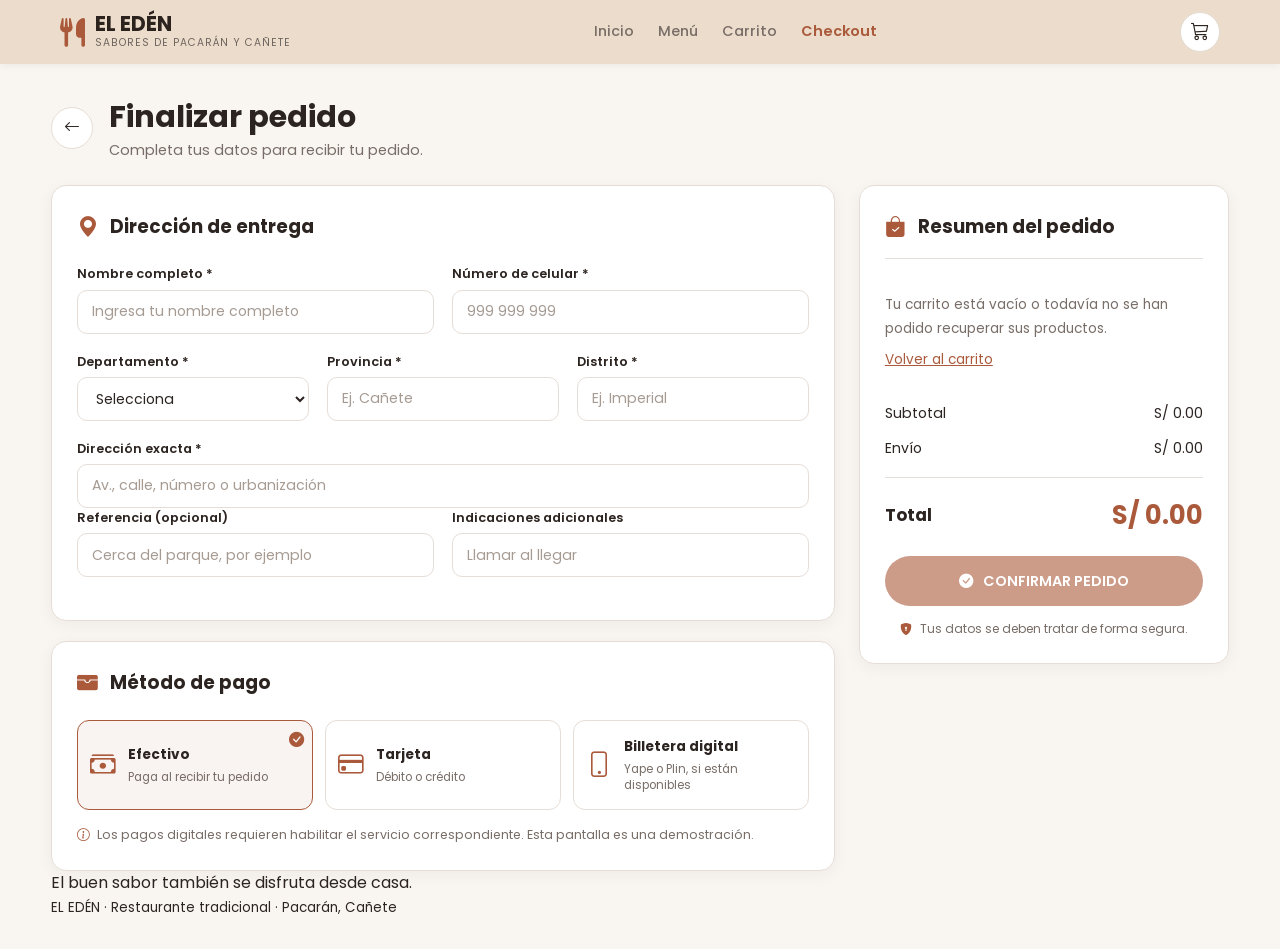
<file: checkout.html>
<!DOCTYPE html>
<html lang="es">
<head>
    <meta charset="UTF-8">
    <meta name="viewport" content="width=device-width, initial-scale=1.0">
    <title>Finalizar pedido | El Edén</title>
    <link rel="stylesheet" href="../css/comun.css">
    <link rel="stylesheet" href="../css/checkout.css">
    <link rel="stylesheet" href="https://cdn.jsdelivr.net/npm/bootstrap-icons@1.11.3/font/bootstrap-icons.min.css">
    <link rel="stylesheet" href="https://cdnjs.cloudflare.com/ajax/libs/font-awesome/6.4.0/css/all.min.css">
    <link href="https://fonts.googleapis.com/css2?family=Poppins:wght@300;400;600;700&display=swap" rel="stylesheet">
</head>

<body>
    <header class="header">
        <div class="container header-container">
            <a href="Menu.html" class="logo">
                <i class="fa-solid fa-utensils logo-icon"></i>
                <div class="logo-text">
                    <h1>EL EDÉN</h1>
                    <span>SABORES DE PACARÁN Y CAÑETE</span>
                </div>
            </a>

            <nav class="navegacion">
                <a href="index.html">Inicio</a>
                <a href="Menu.html">Menú</a>
                <a href="carrito.html">Carrito</a>
                <a href="checkout.html" class="activo">Checkout</a>
            </nav>

            <a href="carrito.html" class="icono-carrito" aria-label="Volver al carrito">
                <i class="bi bi-cart3"></i>
            </a>
        </div>
    </header>

    <main class="contenedor">
        <div class="titulo-pagina">
            <a href="carrito.html" class="volver" aria-label="Volver al carrito">
                <i class="bi bi-arrow-left"></i>
            </a>
            <div>
                <h1>Finalizar pedido</h1>
                <p>Completa tus datos para recibir tu pedido.</p>
            </div>
        </div>

        <div class="checkout-grid">
            <div class="columna-formulario">
                <form id="form-checkout">

                    <section class="panel">
                        <h2><i class="bi bi-geo-alt-fill"></i>
                            Dirección de entrega</h2>

                        <div class="campos dos-columnas">
                            <div class="campo">
                                <label for="nombre">Nombre completo *</label>
                                <input id="nombre" name="nombre" type="text"
                                    placeholder="Ingresa tu nombre completo"
                                    autocomplete="name" required>
                            </div>

                            <div class="campo">
                                <label for="celular">Número de celular *</label>
                                <input id="celular" name="celular" type="tel"
                                    placeholder="999 999 999"
                                    inputmode="numeric" pattern="[0-9]{9}"
                                    maxlength="9" autocomplete="tel-national"
                                    required>
                            </div>
                        </div>

                        <div class="campos tres-columnas">
                            <div class="campo">
                                <label for="departamento">Departamento *</label>
                                <select id="departamento" name="departamento" required>
                                    <option value="">Selecciona</option>
                                    <option value="Lima">Lima</option>
                                    <option value="Ica">Ica</option>
                                    <option value="Callao">Callao</option>
                                    <option value="Arequipa">Arequipa</option>
                                    <option value="Junín">Junín</option>
                                    <option value="Cusco">Cusco</option>
                                    <option value="Otro">Otro</option>
                                </select>
                            </div>

                            <div class="campo">
                                <label for="provincia">Provincia *</label>
                                <input id="provincia" name="provincia"
                                    type="text" placeholder="Ej. Cañete" required>
                            </div>

                            <div class="campo">
                                <label for="distrito">Distrito *</label>
                                <input id="distrito" name="distrito"
                                    type="text" placeholder="Ej. Imperial" required>
                            </div>
                        </div>

                        <div class="campo">
                            <label for="direccion">Dirección exacta *</label>
                            <input id="direccion" name="direccion" type="text"
                                placeholder="Av., calle, número o urbanización"
                                autocomplete="street-address" required>
                        </div>

                        <div class="campos dos-columnas">
                            <div class="campo">
                                <label for="referencia">Referencia (opcional)</label>
                                <input id="referencia" name="referencia"
                                    type="text"
                                    placeholder="Cerca del parque, por ejemplo">
                            </div>

                            <div class="campo">
                                <label for="indicaciones">Indicaciones adicionales</label>
                                <input id="indicaciones" name="indicaciones"
                                    type="text" placeholder="Llamar al llegar">
                            </div>
                        </div>
                    </section>

                    <section class="panel">
                        <h2><i class="bi bi-wallet-fill"></i>
                            Método de pago</h2>

                        <div class="metodos-pago">
                            <label class="metodo seleccionado">
                                <input type="radio" name="pago"
                                    value="Efectivo" checked>
                                <i class="bi bi-cash-stack"></i>
                                <span>
                                    <strong>Efectivo</strong>
                                    <small>Paga al recibir tu pedido</small>
                                </span>
                                <i class="bi bi-check-circle-fill check"></i>
                            </label>

                            <label class="metodo">
                                <input type="radio" name="pago"
                                    value="Tarjeta">
                                <i class="bi bi-credit-card"></i>
                                <span>
                                    <strong>Tarjeta</strong>
                                    <small>Débito o crédito</small>
                                </span>
                                <i class="bi bi-check-circle-fill check"></i>
                            </label>

                            <label class="metodo">
                                <input type="radio" name="pago"
                                    value="Billetera digital">
                                <i class="bi bi-phone"></i>
                                <span>
                                    <strong>Billetera digital</strong>
                                    <small>Yape o Plin, si están disponibles</small>
                                </span>
                                <i class="bi bi-check-circle-fill check"></i>
                            </label>
                        </div>

                        <p class="aviso-pago">
                            <i class="bi bi-info-circle"></i>
                            Los pagos digitales requieren habilitar el servicio
                            correspondiente. Esta pantalla es una demostración.
                        </p>
                    </section>
                </form>
            </div>

            <aside class="panel resumen">
                <h2><i class="bi bi-bag-check-fill"></i>
                    Resumen del pedido</h2>

                <div id="lista-productos" class="lista-productos">
                    <p class="cargando">Cargando productos del carrito...</p>
                </div>

                <div class="linea-total">
                    <span>Subtotal</span>
                    <span id="subtotal">S/ 0.00</span>
                </div>

                <div class="linea-total">
                    <span>Envío</span>
                    <span id="envio">S/ 5.00</span>
                </div>

                <div class="total-final">
                    <strong>Total</strong>
                    <strong id="total">S/ 5.00</strong>
                </div>

                <button type="submit" form="form-checkout"
                    id="btn-confirmar" class="btn-confirmar">
                    <i class="bi bi-check-circle-fill"></i>
                    CONFIRMAR PEDIDO
                </button>

                <p class="seguridad">
                    <i class="bi bi-shield-lock-fill"></i>
                    Tus datos se deben tratar de forma segura.
                </p>

                <div id="mensaje" class="mensaje" role="status"
                    aria-live="polite"></div>
            </aside>
        </div>

        <footer class="pie">
            <p>El buen sabor también se disfruta desde casa.</p>
            <small>EL EDÉN · Restaurante tradicional · Pacarán, Cañete</small>
        </footer>
    </main>

    <script src="JS/checkout.js"></script>
</body>
</html>
</file>
<file: css/comun.css>
/* =========================================
   VARIABLES GLOBALES (Paleta de Colores y Fuentes)
========================================= */
:root {
    --color-fondo-header: #ebdccb;
    --color-terracota: #aa5a3b;
    --color-texto-oscuro: #2c221e;
    --color-texto-claro: #6e655f;
    --color-blanco: #FFFFFF;

    --fuente-principal: 'Poppins', sans-serif;
}

* {
    margin: 0;
    padding: 0;
    box-sizing: border-box;
}

body {
    font-family: var(--fuente-principal);
    color: var(--color-texto-oscuro);
    background-color: var(--color-blanco);
    line-height: 1.5;
}

/* ===== Encabezado compartido ===== */
.header {
    background-color: var(--color-fondo-header);
    padding: 12px 0;
    box-shadow: 0 2px 8px rgba(0, 0, 0, 0.05);
    position: sticky;
    top: 0;
    z-index: 100;
}

.header-container {
    display: flex;
    align-items: center;
    justify-content: space-between;
    flex-wrap: wrap;
    gap: 15px;
}

/* ===== Logo (idéntico a Menu.css) ===== */
.logo {
    display: flex;
    align-items: center;
    gap: 10px;
    text-decoration: none;
    transition: opacity 0.2s ease;
}

.logo:hover {
    opacity: 0.8;
}

.logo-icon {
    font-size: 1.8rem;
    color: var(--color-terracota);
}

.logo-text {
    display: flex;
    flex-direction: column;
    justify-content: center;
}

.logo-text h1 {
    font-family: var(--fuente-principal);
    font-size: 1.3rem;
    font-weight: 700;
    line-height: 1;
    letter-spacing: normal;
    color: var(--color-texto-oscuro);
    margin: 0;
}

.logo-text span {
    font-family: var(--fuente-principal);
    font-size: 0.65rem;
    font-weight: 400;
    letter-spacing: 1px;
    text-transform: uppercase;
    color: var(--color-texto-claro);
}

@media (max-width: 720px) {
    .header-container {
        justify-content: center;
    }
}

.container {
    max-width: 1200px;
    margin: 0 auto;
    padding: 0 20px;
}
</file>
<file: css/checkout.css>
/* =========================================
   VARIABLES Y ESTILOS BASE
   ========================================= */

:root {
    --primary-brown: #aa5a3b;
    --primary-brown-hover: #8e482d;
    --bg-main: #f9f6f2;
    --card-bg: #ffffff;
    --text-dark: #2c2420;
    --text-muted: #786d67;
    --border-color: #e6ddd6;
    --shadow: 0 4px 16px rgba(44, 36, 32, 0.05);
}

* {
    box-sizing: border-box;
    margin: 0;
    padding: 0;
}

body {
    font-family: 'Poppins', sans-serif;
    background-color: var(--bg-main);
    color: var(--text-dark);
    line-height: 1.5;
}

/* =========================================
   ENCABEZADO (HEADER)
   ========================================= */

.navegacion {
    display: flex;
    align-items: center;
    gap: 24px;
}

.navegacion a {
    color: var(--text-muted);
    font-size: 0.9rem;
    font-weight: 500;
    text-decoration: none;
    transition: color 0.2s ease;
}

.navegacion a:hover,
.navegacion a.activo {
    color: var(--primary-brown);
    font-weight: 600;
}

.icono-carrito {
    display: grid;
    place-items: center;
    width: 40px;
    height: 40px;
    background: #ffffff;
    border: 1px solid var(--border-color);
    border-radius: 50%;
    color: var(--text-dark);
    font-size: 1.15rem;
    text-decoration: none;
    transition: all 0.2s ease;
}

.icono-carrito:hover {
    background: var(--primary-brown);
    border-color: var(--primary-brown);
    color: #fff;
}

/* =========================================
   CONTENEDOR Y TÍTULO DE PÁGINA
   ========================================= */
.contenedor {
    width: min(1200px, 92%);
    margin: 30px auto;
}

.titulo-pagina {
    display: flex;
    align-items: center;
    gap: 16px;
    margin-bottom: 24px;
}

.volver {
    display: grid;
    place-items: center;
    width: 42px;
    height: 42px;
    flex-shrink: 0;
    background: #fff;
    border: 1px solid var(--border-color);
    border-radius: 50%;
    color: var(--text-dark);
    text-decoration: none;
    transition: all 0.2s ease;
}

.volver:hover {
    background: var(--primary-brown);
    border-color: var(--primary-brown);
    color: #fff;
}

.titulo-pagina h1 {
    font-size: clamp(1.4rem, 4vw, 1.9rem);
    font-weight: 700;
}

.titulo-pagina p {
    color: var(--text-muted);
    font-size: 0.9rem;
}

/* =========================================
   GRID PRINCIPAL Y PANELES
   ========================================= */
.checkout-grid {
    display: grid;
    grid-template-columns: minmax(0, 1fr) 370px;
    align-items: start;
    gap: 24px;
}

.columna-formulario {
    display: grid;
    gap: 20px;
}

.columna-formulario form {
    display: grid;
    gap: 20px;
}

.panel {
    min-width: 0;
    padding: 25px;
    background: var(--card-bg);
    border: 1px solid var(--border-color);
    border-radius: 15px;
    box-shadow: var(--shadow);
}

.panel h2 {
    display: flex;
    align-items: center;
    gap: 12px;
    margin-bottom: 22px;
    font-size: 1.15rem;
    font-weight: 700;
}

.panel h2 > i {
    color: var(--primary-brown);
    font-size: 1.3rem;
}

/* =========================================
   CAMPOS DE FORMULARIO
   ========================================= */
.campos {
    display: grid;
    gap: 16px 18px;
    margin-bottom: 18px;
}

.dos-columnas {
    grid-template-columns: repeat(2, minmax(0, 1fr));
}

.tres-columnas {
    grid-template-columns: repeat(3, minmax(0, 1fr));
}

.campo {
    display: flex;
    flex-direction: column;
    gap: 6px;
    min-width: 0;
}

.campo label {
    color: var(--text-dark);
    font-size: 0.8rem;
    font-weight: 600;
}

.campo input,
.campo select {
    width: 100%;
    min-width: 0;
    height: 44px;
    padding: 0 14px;
    background: #fff;
    border: 1px solid var(--border-color);
    border-radius: 10px;
    outline: none;
    color: var(--text-dark);
    font-family: inherit;
    font-size: 0.88rem;
    transition: border-color 0.2s, box-shadow 0.2s;
}

.campo input::placeholder {
    color: #a69b93;
}

.campo input:focus,
.campo select:focus {
    border-color: var(--primary-brown);
    box-shadow: 0 0 0 3px rgba(170, 90, 59, 0.15);
}

/* =========================================
   MÉTODOS DE PAGO
   ========================================= */
.metodos-pago {
    display: grid;
    grid-template-columns: repeat(3, minmax(0, 1fr));
    gap: 12px;
}

.metodo {
    position: relative;
    display: flex;
    align-items: center;
    gap: 12px;
    min-width: 0;
    min-height: 88px;
    padding: 16px 12px;
    background: #fff;
    border: 1px solid var(--border-color);
    border-radius: 12px;
    cursor: pointer;
    transition: border-color 0.2s, background 0.2s;
}

.metodo:hover {
    border-color: var(--primary-brown);
}

.metodo.seleccionado {
    background: rgba(170, 90, 59, 0.07);
    border-color: var(--primary-brown);
}

.metodo input {
    position: absolute;
    pointer-events: none;
    opacity: 0;
}

.metodo > i:first-of-type {
    flex-shrink: 0;
    color: var(--primary-brown);
    font-size: 1.6rem;
}

.metodo span {
    display: flex;
    flex-direction: column;
    gap: 3px;
    min-width: 0;
}

.metodo strong {
    font-size: 0.85rem;
}

.metodo small {
    color: var(--text-muted);
    font-size: 0.72rem;
    line-height: 1.4;
}

.metodo .check {
    position: absolute;
    top: 8px;
    right: 8px;
    display: none;
    color: var(--primary-brown);
    font-size: 0.95rem;
}

.metodo.seleccionado .check {
    display: block;
}

.aviso-pago {
    margin-top: 16px;
    color: var(--text-muted);
    font-size: 0.78rem;
}

.aviso-pago i {
    margin-right: 5px;
    color: var(--primary-brown);
}

/* =========================================
   RESUMEN LATERAL Y PRODUCTOS
   ========================================= */
.resumen {
    position: sticky;
    top: 90px;
}

.resumen h2 {
    padding-bottom: 16px;
    border-bottom: 1px solid var(--border-color);
}

.lista-productos {
    display: grid;
    gap: 14px;
    margin-bottom: 20px;
}

.producto {
    display: flex;
    align-items: center;
    gap: 12px;
    padding-bottom: 14px;
    border-bottom: 1px solid var(--border-color);
}

.producto-imagen {
    display: grid;
    place-items: center;
    width: 60px;
    height: 60px;
    flex-shrink: 0;
    background: var(--bg-main);
    border: 1px solid var(--border-color);
    border-radius: 10px;
    color: var(--primary-brown);
    font-size: 1.4rem;
    overflow: hidden;
}

.producto-imagen img {
    width: 100%;
    height: 100%;
    object-fit: cover;
}

.producto-info {
    flex: 1;
    min-width: 0;
}

.producto-info strong {
    display: block;
    font-size: 0.82rem;
    overflow-wrap: anywhere;
}

.producto-info small {
    display: block;
    margin-top: 3px;
    color: var(--text-muted);
    font-size: 0.75rem;
}

.producto-precio {
    white-space: nowrap;
    font-size: 0.85rem;
    font-weight: 600;
}

.linea-total,
.total-final {
    display: flex;
    align-items: center;
    justify-content: space-between;
    gap: 12px;
}

.linea-total {
    margin: 14px 0;
    font-size: 0.88rem;
}

.total-final {
    margin-top: 18px;
    padding-top: 18px;
    border-top: 1px solid var(--border-color);
    font-size: 1.05rem;
}

.total-final strong:last-child {
    color: var(--primary-brown);
    font-size: 1.6rem;
}

/* =========================================
   BOTÓN CONFIRMAR Y MENSAJES
   ========================================= */
.btn-confirmar {
    display: flex;
    align-items: center;
    justify-content: center;
    gap: 10px;
    width: 100%;
    min-height: 50px;
    margin-top: 22px;
    background: var(--primary-brown);
    border: none;
    border-radius: 25px;
    color: #fff;
    font-family: inherit;
    font-size: 0.9rem;
    font-weight: 600;
    cursor: pointer;
    transition: background 0.2s ease;
}

.btn-confirmar:hover {
    background: var(--primary-brown-hover);
}

.btn-confirmar:disabled {
    opacity: 0.6;
    cursor: not-allowed;
}

.seguridad {
    margin-top: 14px;
    color: var(--text-muted);
    font-size: 0.75rem;
    text-align: center;
}

.seguridad i {
    margin-right: 5px;
    color: var(--primary-brown);
}

.mensaje {
    margin-top: 14px;
    font-size: 0.85rem;
    line-height: 1.6;
}

.mensaje:empty {
    display: none;
}

.mensaje.error {
    color: #b3261e;
}

.mensaje.exito {
    padding: 12px;
    background: #e8f3ea;
    border: 1px solid #8fbf9a;
    border-radius: 10px;
    color: #25623a;
}

.mensaje.exito a {
    display: inline-block;
    margin-top: 8px;
    color: var(--primary-brown);
    text-decoration: underline;
}

.cargando,
.carrito-vacio {
    padding: 12px 0;
    color: var(--text-muted);
    font-size: 0.85rem;
    line-height: 1.7;
}

.carrito-vacio a {
    display: inline-block;
    margin-top: 8px;
    color: var(--primary-brown);
    text-decoration: underline;
}

/* =========================================
   RESPONSIVE DESIGN
   ========================================= */
@media (max-width: 1000px) {
    .checkout-grid {
        grid-template-columns: minmax(0, 1fr) 320px;
        gap: 16px;
    }
    .metodos-pago {
    grid-template-columns: 1fr;
    }
    .metodo {
    min-height: 72px;
    }
    }
    @media (max-width: 760px) {
    .navegacion {
    display: none;
    }
    .checkout-grid {
    grid-template-columns: 1fr;
    }
    .resumen {
    position: static;
    }
    .tres-columnas {
    grid-template-columns: 1fr;
    }
    }
    @media (max-width: 480px) {
    .contenedor {
    width: 94%;
    margin: 20px auto;
    }
    .panel {
    padding: 18px;
    }
    .dos-columnas {
    grid-template-columns: 1fr;
    }
}
</file>
